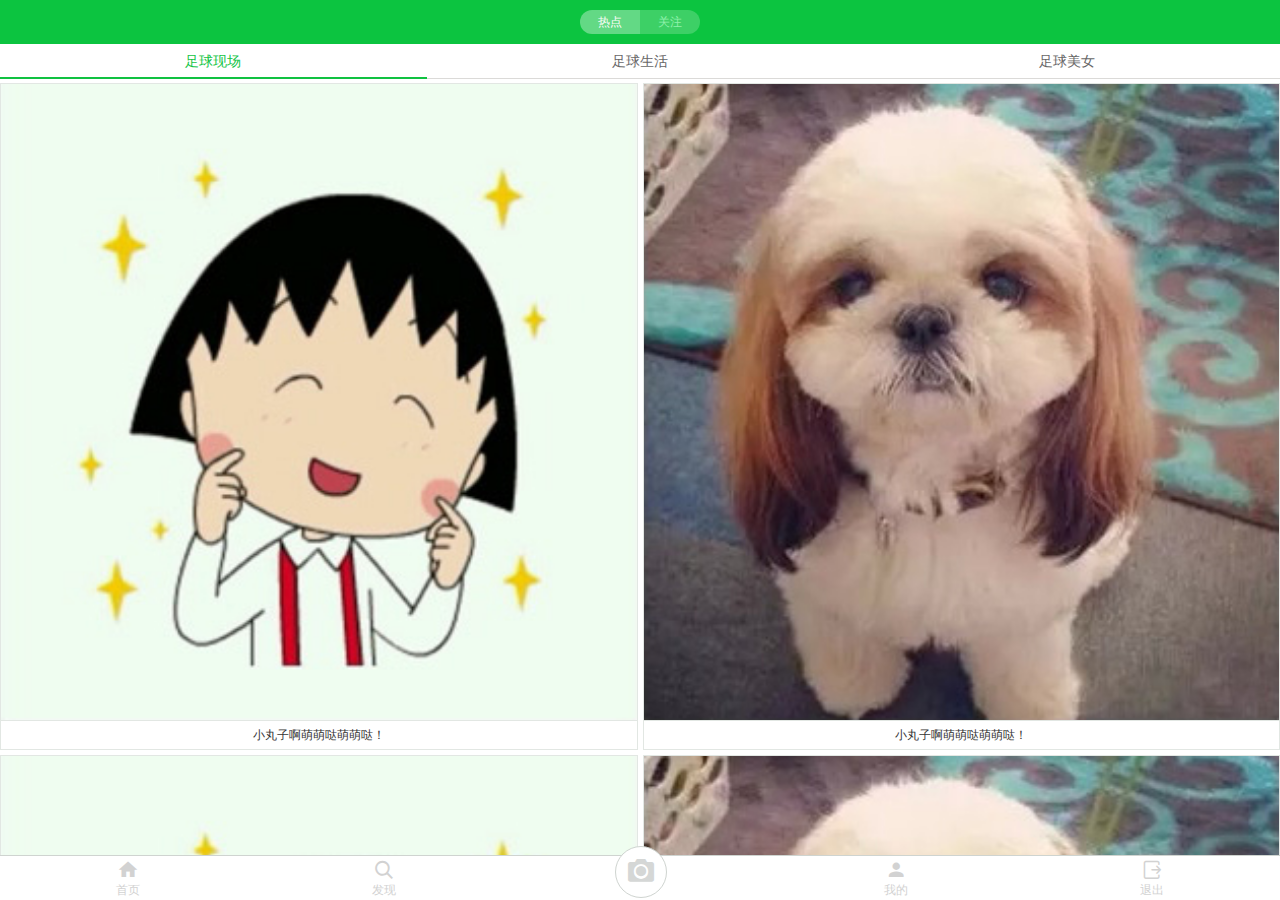
<file: 百分百布局/football/index.html>
<!doctype html>
<html lang="en">
<head>
<meta charset="UTF-8">
<meta name="viewport" content="width=device-width, user-scalable=no, initial-scale=1.0, maximum-scale=1.0, minimum-scale=1.0">
<title>足球圈</title>
<link rel="stylesheet" type="text/css" href="css/iconfont.css"/>
<link rel="stylesheet" type="text/css" href="css/index.css"/>
</head>
<body>
<!-- header -->
	<header>
		<a href="javascript:void(0);" class="hot">热点</a>
		<a href="javascript:void(0);" class="focus">关注</a>
	</header>
<!-- nav -->
	<nav>
		<a href="javascript:void(0);" class="f_nav">足球现场</a>
		<a href="javascript:void(0);">足球生活</a>
		<a href="javascript:void(0);">足球美女</a>
	</nav>
<!-- section -->
	<section>
		<a href="javascript:void(0);"><img src="img/pic1.jpg" alt=""/><span>小丸子啊萌萌哒萌萌哒！</span></a>
		<a href="javascript:void(0);"><img src="img/pic2.jpg" alt=""/><span>小丸子啊萌萌哒萌萌哒！</span></a>
		<a href="javascript:void(0);"><img src="img/pic1.jpg" alt=""/><span>小丸子啊萌萌哒萌萌哒！</span></a>
		<a href="javascript:void(0);"><img src="img/pic2.jpg" alt=""/><span>小丸子啊萌萌哒萌萌哒！</span></a>
		<a href="javascript:void(0);"><img src="img/pic1.jpg" alt=""/><span>小丸子啊萌萌哒萌萌哒！</span></a>
		<a href="javascript:void(0);"><img src="img/pic2.jpg" alt=""/><span>小丸子啊萌萌哒萌萌哒！</span></a>
		<a href="javascript:void(0);"><img src="img/pic1.jpg" alt=""/><span>小丸子啊萌萌哒萌萌哒！</span></a>
		<a href="javascript:void(0);"><img src="img/pic2.jpg" alt=""/><span>小丸子啊萌萌哒萌萌哒！</span></a>
		<a href="javascript:void(0);"><img src="img/pic1.jpg" alt=""/><span>小丸子啊萌萌哒萌萌哒！</span></a>
		<a href="javascript:void(0);"><img src="img/pic2.jpg" alt=""/><span>小丸子啊萌萌哒萌萌哒！</span></a>
	</section>
<!-- footer -->
	<footer>
		<a href="javascript:void(0);"><i class="iconfont icon-home"></i><span>首页</span></a>
		<a href="javascript:void(0);"><i class="iconfont icon-search"></i><span >发现</span></a>
		<a href="javascript:void(0);"></a>
		<a href="javascript:void(0);"><i class="iconfont icon-person"></i><span>我的</span></a>
		<a href="javascript:void(0);"><i class="iconfont icon-exit"></i><span>退出</span></a>
		<div class="photo">
			<i class="iconfont icon-photo"></i>
		</div>
	</footer>
</body>
</html>
</file>
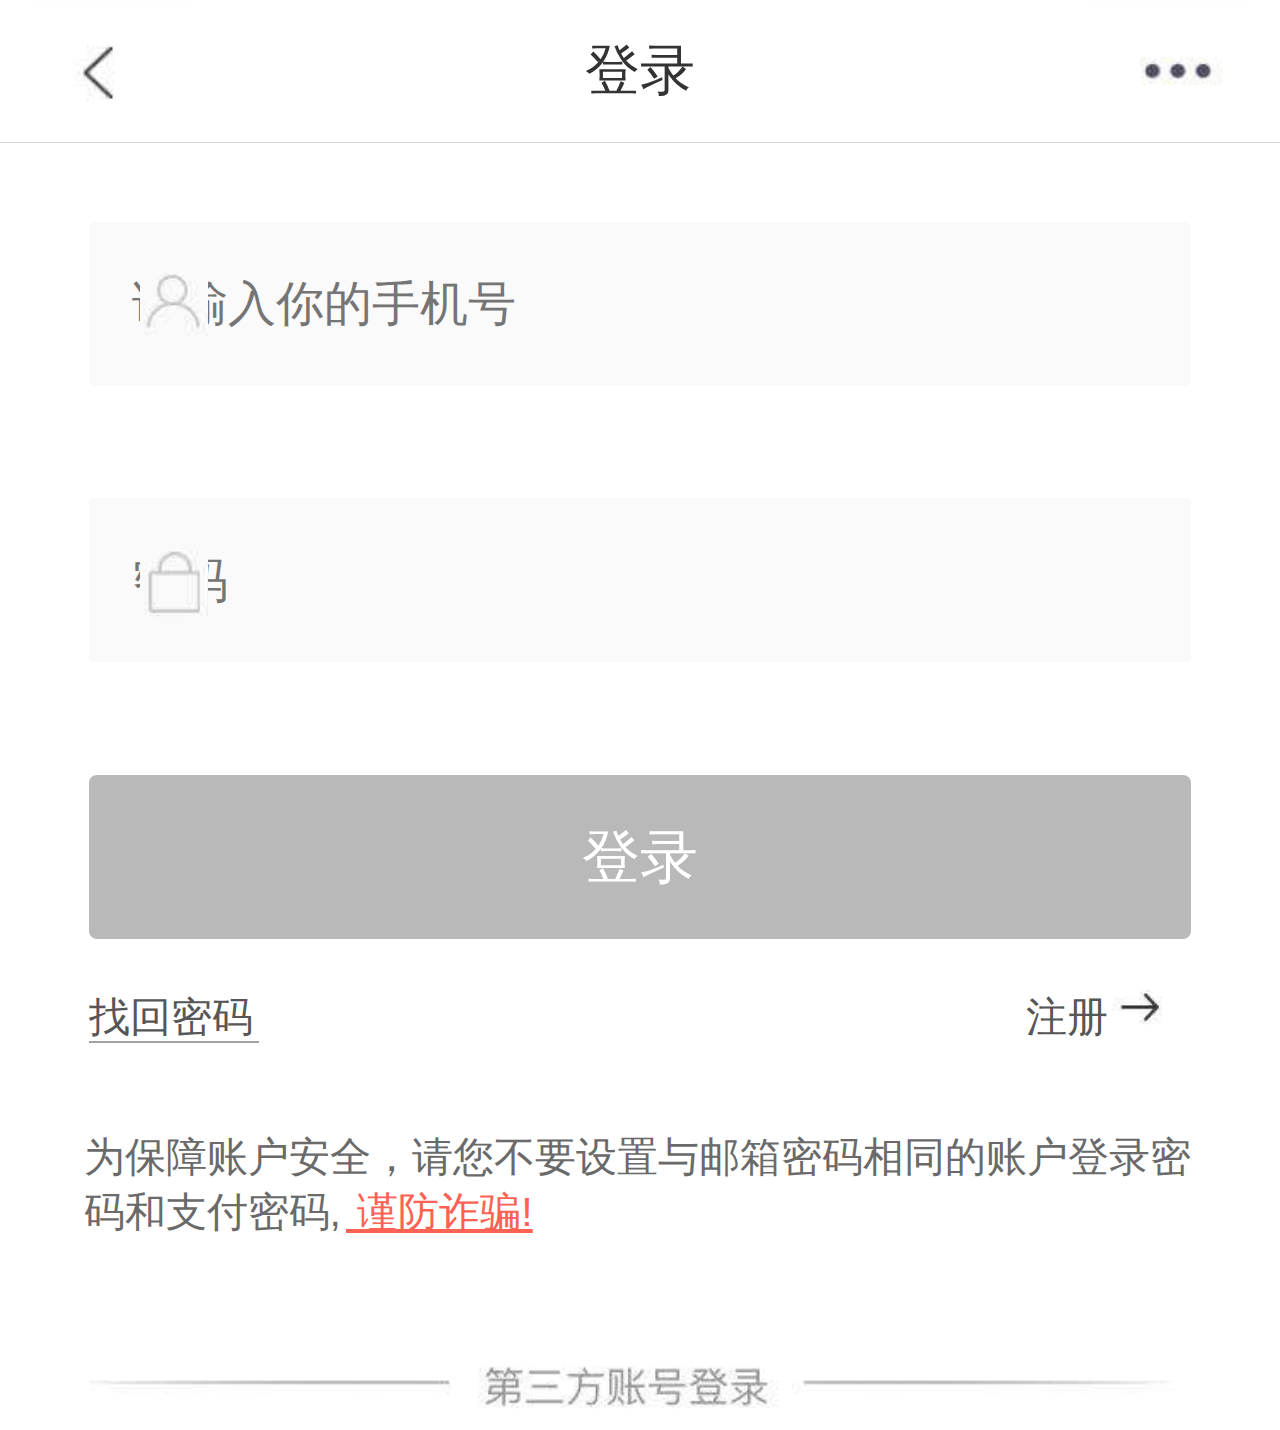
<file: login.html>
<!DOCTYPE html>
<html lang="en">
<head>
	<meta charset="UTF-8">
	<title>当当移动端-登录</title>
	<meta name="viewport" content="width=device-width, user-scalable=no, initial-scale=1.0, maximum-scale=1.0, minimum-scale=1.0">
	<link rel="stylesheet" type="text/css" href="css/login.css">
</head>
<body>
	<div class="head">
		<img src="img/icon1.png" >
		<a href="#">登录</a>
		<img src="img/icon2.png" >
	</div>
	<section>
		<div class="inp">
			<img src="img/per.png">
			<input type="text" placeholder="请输入你的手机号">
		</div>
		<div class="inp">
			<img src="img/suo.png">
			<input type="password" placeholder="密码">
		</div>
		<div class="next">
			<a href="#">登录</a>
		</div>
		<div class="back">
			<a href="#" class="a1">找回密码</a>
			<a href="regist.html" class="a2">注册<img src="img/zc_.png" alt=""></a>
		</div>
		<div class="warning">
			<p>为保障账户安全，请您不要设置与邮箱密码相同的账户登录密码和支付密码,<a href="#"> 谨防诈骗!</a></p>
		</div>
		<img class="dl" src="img/dl.png" alt="">
		<div class="share">
			<a href=""></a>
			<a href=""></a>
			<a href=""></a>
		</div>
	</section>
</body>
</html>
</file>
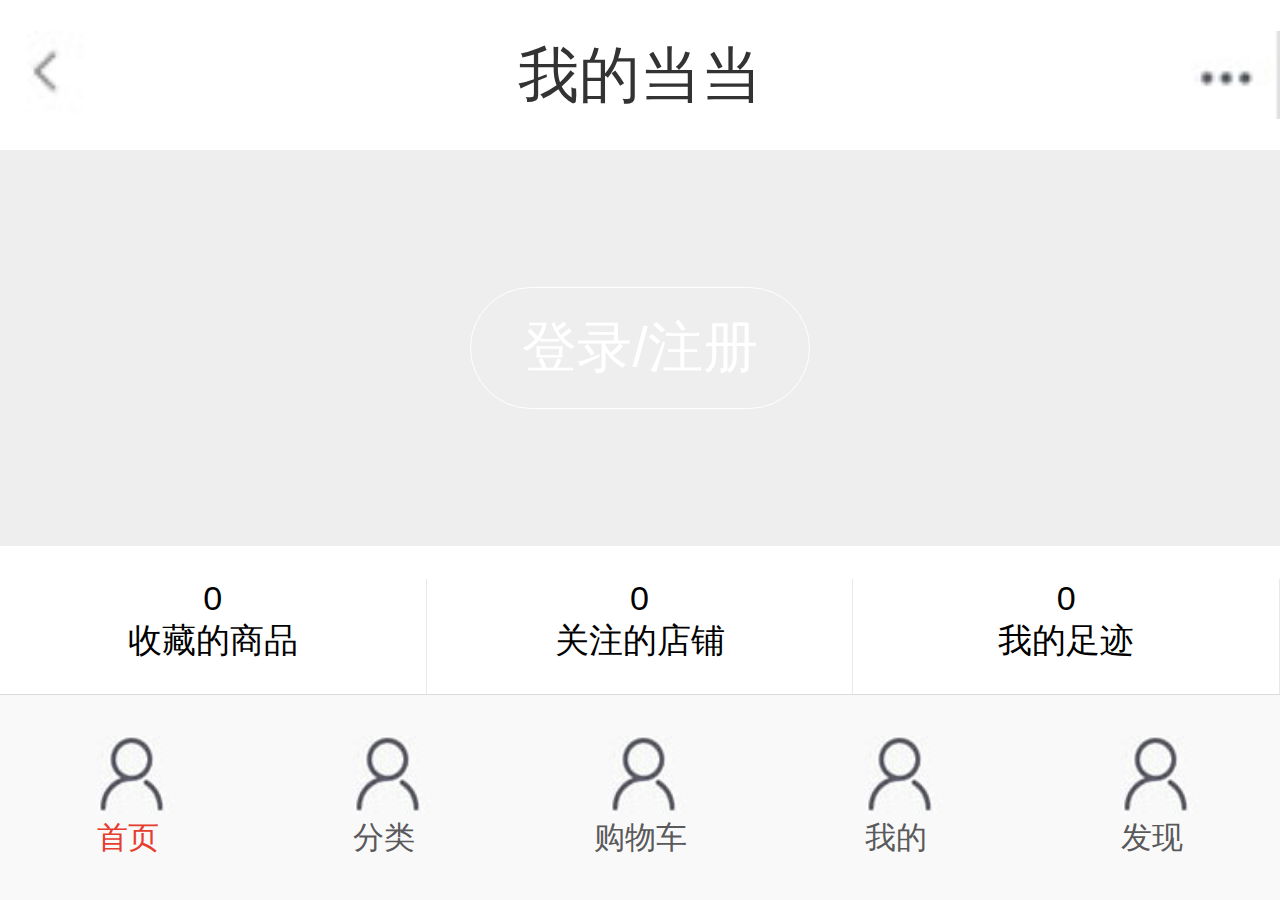
<file: mydd.html>
<!DOCTYPE html>
<html lang="en">
<head>
    <meta charset="UTF-8">
    <meta name="viewport" content="width=device-width, initial-scale=1.0">
    <meta http-equiv="X-UA-Compatible" content="ie=edge">
    <link rel="stylesheet" type="text/css"  href="css/mydd.css">
    <title>当当移动-我的当当</title>
</head>
<body>
    <!--返回顶部-->
	 <!-- <div class="fang">
        <p><a href="javscript:;" class="a"></a></p>
        <p><a href="javscript:;" class="b">新版调研</a></p>
        <p>
            <a href="javscript:;" class="c">
                <span class="big"></span>
            </a>
        </p>
    </div> -->
    <header>
        <a href=""><img src="imgs/zhu1.jpg" alt=""></a>
        <p>我的当当</p>
        <a href=""><img src="imgs/zhu2.jpg" alt=""></a>
    </header>
    <div class="sec">
        <div class="ban">
            <div class="cell">
                <p>登录/注册</p>
            </div>
        </div>
        <div class="attention" >
            <a href=""><span>0</span><span>收藏的商品</span></a>
            <a href=""><span>0</span><span>关注的店铺</span></a>
            <a href=""><span>0</span><span>我的足迹</span></a>
        </div>
        <div class="dd">
            <div class="left">
               <img src="imgs/ding.jpg" alt="">
                <a href="">我的订单</a>
            </div>
            <div class="right">
                <a href="">查看全部购买商品</a>
                <img src="imgs/dayu.jpg" alt="">
            </div>
        </div>
        <div class="money">
            <a href="">
                <img src="imgs/money.jpg" alt="">
                <span>待收款</span>
            </a>
            <a href="">
                <img src="imgs/money.jpg" alt="">
                <span>待收货</span>
            </a>
            <a href="">
                <img src="imgs/money.jpg" alt="">
                <span>退换货</span>
            </a>
        </div>
        <div class="vip">
            <span><img src="imgs/vip,jpg.png" alt=""></span>
            <a href="">会员中心</a>
            <img class="eimg"  src="imgs/dayu.png" alt="">
        </div>
         <div class="vip my">
            <span><img src="imgs/my.png" alt=""></span>
            <a href="">我的礼券</a>
             <img class="eimg"  src="imgs/dayu.png" alt="">
        </div>
         <div class="vip ji">
            <span><img src="imgs/ji.png" alt=""></span>
            <a href="">积分抵现</a>
             <img class="eimg"  src="imgs/dayu.png" alt="">
        </div>
         <div class="vip my">
            <span><img src="imgs/dian.png" alt=""></span>
            <a href="">我的电子书</a>
             <img class="eimg" src="imgs/dayu.png" alt="">
        </div>
        <div class="vip my">
            <span><img src="imgs/dian.png" alt=""></span>
            <a href="">我的收藏</a>
             <img class="eimg" src="imgs/dayu.png" alt="">
        </div>
        <div class="vip my">
            <span><img src="imgs/dian.png" alt=""></span>
            <a href="">我的收藏</a>
             <img class="eimg" src="imgs/dayu.png" alt="">
        </div>
        <div class="vip my">
            <span><img src="imgs/dian.png" alt=""></span>
            <a href="">我的收藏</a>
             <img class="eimg" src="imgs/dayu.png" alt="">
        </div>
        <div class="vip my">
            <span><img src="imgs/dian.png" alt=""></span>
            <a href="">我的收藏</a>
             <img class="eimg" src="imgs/dayu.png" alt="">
        </div>
    </div>
   <!-- footer -->
    <div class="footer">
        <a href="" class="foot-one"><img src="imgs/foot.jpg" alt=""><span>首页</span></a>
        <a href=""><img src="imgs/foot.jpg" alt=""><span>分类</span></a>
        <a href=""><img src="imgs/foot.jpg" alt=""><span>购物车</span></a>
        <a href=""><img src="imgs/foot.jpg" alt=""><span>我的</span></a>
        <a href=""><img src="imgs/foot.jpg" alt=""><span>发现</span></a>
    </div>
</body>
</html>
</file>
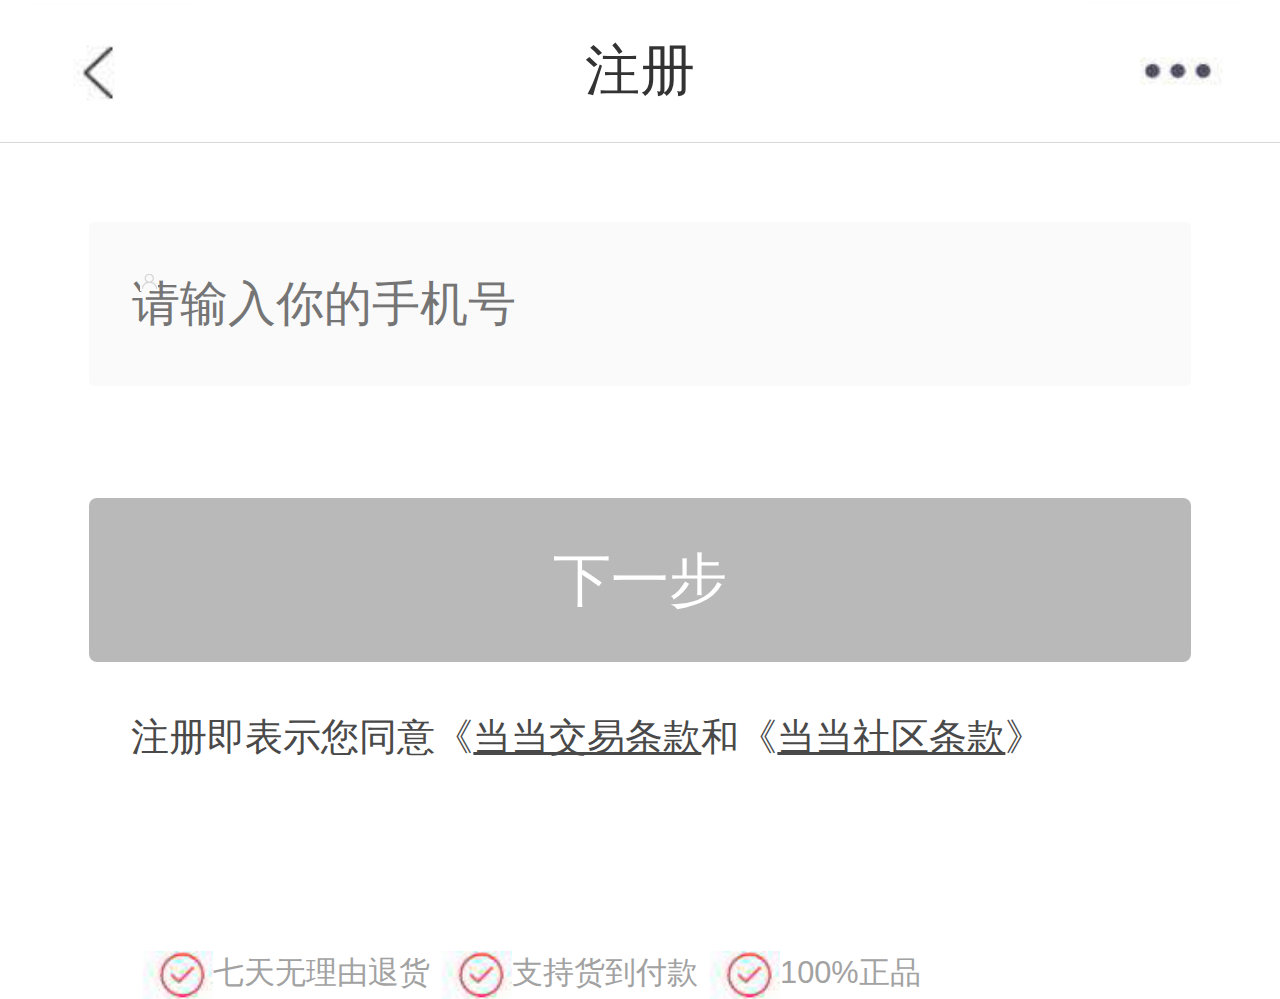
<file: regist.html>
<!DOCTYPE html>
<html lang="en">
<head>
	<meta charset="UTF-8">
	<title>当当-注则移动端</title>
	<meta name="viewport" content="width=device-width, user-scalable=no, initial-scale=1.0, maximum-scale=1.0, minimum-scale=1.0">
	<link rel="stylesheet" type="text/css" href="css/regist.css">
</head>
<body>
	<div class="head">
		<img src="img/icon1.png" >
		<a href="#">注册</a>
		<img src="img/icon2.png" >
	</div>
	<section>
		<div class="inp">
			<img src="img/icon3.png">
			<input type="text" placeholder="请输入你的手机号">
		</div>
		<div class="next">
			<a href="">下一步</a>
		</div>
		<div class="agree">
			<p>注册即表示您同意《<a href="javascript:;">当当交易条款</a>和《<a href="javascript:;">当当社区条款</a>》</p>
		</div>
		<div class="safeguard"><span></span>七天无理由退货<span></span>支持货到付款<span></span>100%正品</div>
	</section>
</body>
</html>
</file>
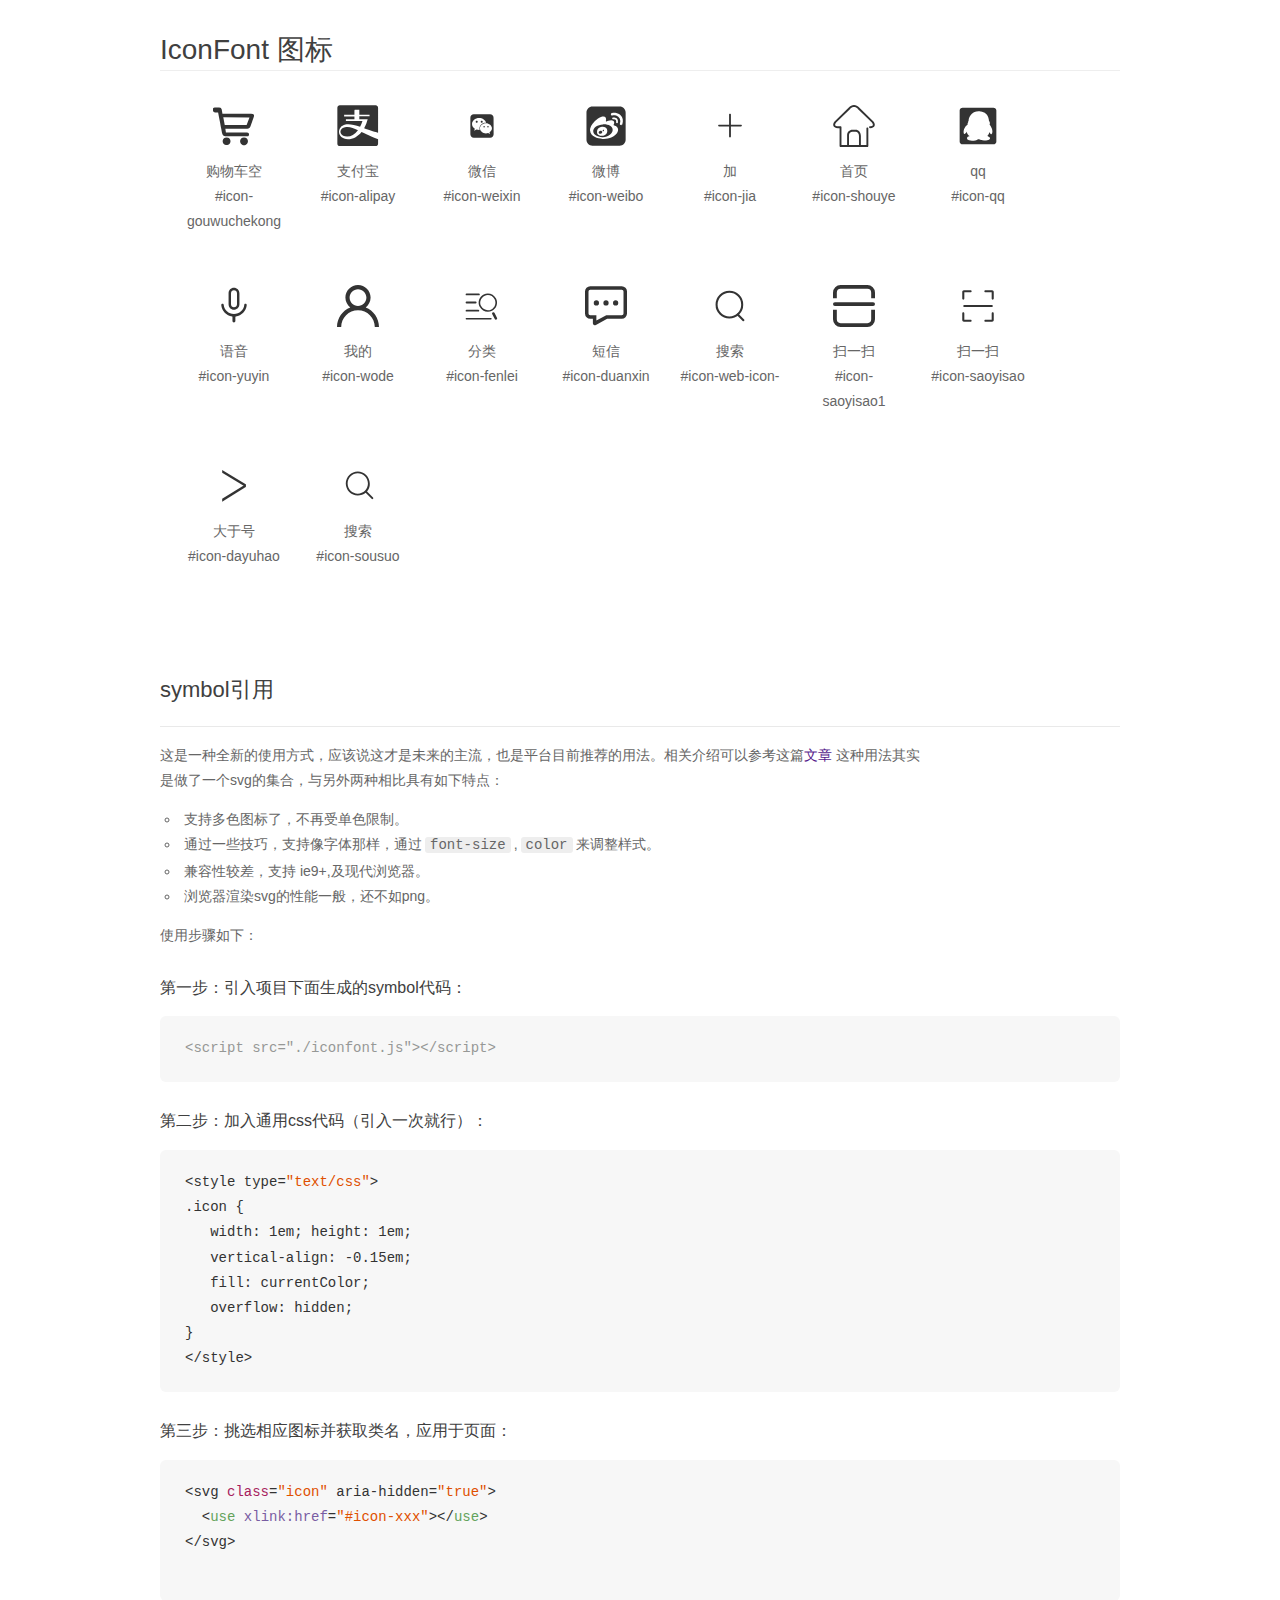
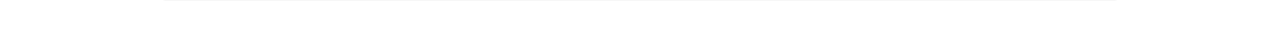
<file: 百分百布局/download/font_829743_3skx9079a68/demo_symbol.html>
<!DOCTYPE html>
<html>
<head>
    <meta charset="utf-8"/>
    <title>IconFont</title>
    <link rel="stylesheet" href="demo.css">
    <script src="iconfont.js"></script>

    <style type="text/css">
        .icon {
          /* 通过设置 font-size 来改变图标大小 */
          width: 1em; height: 1em;
          /* 图标和文字相邻时，垂直对齐 */
          vertical-align: -0.15em;
          /* 通过设置 color 来改变 SVG 的颜色/fill */
          fill: currentColor;
          /* path 和 stroke 溢出 viewBox 部分在 IE 下会显示
             normalize.css 中也包含这行 */
          overflow: hidden;
        }

    </style>
</head>
<body>
    <div class="main markdown">
        <h1>IconFont 图标</h1>
        <ul class="icon_lists clear">
            
                <li>
                    <svg class="icon" aria-hidden="true">
                        <use xlink:href="#icon-gouwuchekong"></use>
                    </svg>
                    <div class="name">购物车空</div>
                    <div class="fontclass">#icon-gouwuchekong</div>
                </li>
            
                <li>
                    <svg class="icon" aria-hidden="true">
                        <use xlink:href="#icon-alipay"></use>
                    </svg>
                    <div class="name">支付宝</div>
                    <div class="fontclass">#icon-alipay</div>
                </li>
            
                <li>
                    <svg class="icon" aria-hidden="true">
                        <use xlink:href="#icon-weixin"></use>
                    </svg>
                    <div class="name">微信</div>
                    <div class="fontclass">#icon-weixin</div>
                </li>
            
                <li>
                    <svg class="icon" aria-hidden="true">
                        <use xlink:href="#icon-weibo"></use>
                    </svg>
                    <div class="name">微博</div>
                    <div class="fontclass">#icon-weibo</div>
                </li>
            
                <li>
                    <svg class="icon" aria-hidden="true">
                        <use xlink:href="#icon-jia"></use>
                    </svg>
                    <div class="name">加</div>
                    <div class="fontclass">#icon-jia</div>
                </li>
            
                <li>
                    <svg class="icon" aria-hidden="true">
                        <use xlink:href="#icon-shouye"></use>
                    </svg>
                    <div class="name">首页</div>
                    <div class="fontclass">#icon-shouye</div>
                </li>
            
                <li>
                    <svg class="icon" aria-hidden="true">
                        <use xlink:href="#icon-qq"></use>
                    </svg>
                    <div class="name">qq</div>
                    <div class="fontclass">#icon-qq</div>
                </li>
            
                <li>
                    <svg class="icon" aria-hidden="true">
                        <use xlink:href="#icon-yuyin"></use>
                    </svg>
                    <div class="name">语音</div>
                    <div class="fontclass">#icon-yuyin</div>
                </li>
            
                <li>
                    <svg class="icon" aria-hidden="true">
                        <use xlink:href="#icon-wode"></use>
                    </svg>
                    <div class="name">我的</div>
                    <div class="fontclass">#icon-wode</div>
                </li>
            
                <li>
                    <svg class="icon" aria-hidden="true">
                        <use xlink:href="#icon-fenlei"></use>
                    </svg>
                    <div class="name">分类</div>
                    <div class="fontclass">#icon-fenlei</div>
                </li>
            
                <li>
                    <svg class="icon" aria-hidden="true">
                        <use xlink:href="#icon-duanxin"></use>
                    </svg>
                    <div class="name">短信</div>
                    <div class="fontclass">#icon-duanxin</div>
                </li>
            
                <li>
                    <svg class="icon" aria-hidden="true">
                        <use xlink:href="#icon-web-icon-"></use>
                    </svg>
                    <div class="name">搜索</div>
                    <div class="fontclass">#icon-web-icon-</div>
                </li>
            
                <li>
                    <svg class="icon" aria-hidden="true">
                        <use xlink:href="#icon-saoyisao1"></use>
                    </svg>
                    <div class="name">扫一扫</div>
                    <div class="fontclass">#icon-saoyisao1</div>
                </li>
            
                <li>
                    <svg class="icon" aria-hidden="true">
                        <use xlink:href="#icon-saoyisao"></use>
                    </svg>
                    <div class="name">扫一扫</div>
                    <div class="fontclass">#icon-saoyisao</div>
                </li>
            
                <li>
                    <svg class="icon" aria-hidden="true">
                        <use xlink:href="#icon-dayuhao"></use>
                    </svg>
                    <div class="name">大于号</div>
                    <div class="fontclass">#icon-dayuhao</div>
                </li>
            
                <li>
                    <svg class="icon" aria-hidden="true">
                        <use xlink:href="#icon-sousuo"></use>
                    </svg>
                    <div class="name">搜索</div>
                    <div class="fontclass">#icon-sousuo</div>
                </li>
            
        </ul>


        <h2 id="symbol-">symbol引用</h2>
        <hr>

        <p>这是一种全新的使用方式，应该说这才是未来的主流，也是平台目前推荐的用法。相关介绍可以参考这篇<a href="">文章</a>
        这种用法其实是做了一个svg的集合，与另外两种相比具有如下特点：</p>
        <ul>
          <li>支持多色图标了，不再受单色限制。</li>
          <li>通过一些技巧，支持像字体那样，通过<code>font-size</code>,<code>color</code>来调整样式。</li>
          <li>兼容性较差，支持 ie9+,及现代浏览器。</li>
          <li>浏览器渲染svg的性能一般，还不如png。</li>
        </ul>
        <p>使用步骤如下：</p>
        <h3 id="-symbol-">第一步：引入项目下面生成的symbol代码：</h3>
        <pre><code class="lang-js hljs javascript"><span class="hljs-comment">&lt;script src="./iconfont.js"&gt;&lt;/script&gt;</span></code></pre>
        <h3 id="-css-">第二步：加入通用css代码（引入一次就行）：</h3>
        <pre><code class="lang-js hljs javascript">&lt;style type=<span class="hljs-string">"text/css"</span>&gt;
.icon {
   width: <span class="hljs-number">1</span>em; height: <span class="hljs-number">1</span>em;
   vertical-align: <span class="hljs-number">-0.15</span>em;
   fill: currentColor;
   overflow: hidden;
}
&lt;<span class="hljs-regexp">/style&gt;</span></code></pre>
        <h3 id="-">第三步：挑选相应图标并获取类名，应用于页面：</h3>
        <pre><code class="lang-js hljs javascript">&lt;svg <span class="hljs-class"><span class="hljs-keyword">class</span></span>=<span class="hljs-string">"icon"</span> aria-hidden=<span class="hljs-string">"true"</span>&gt;<span class="xml"><span class="hljs-tag">
  &lt;<span class="hljs-name">use</span> <span class="hljs-attr">xlink:href</span>=<span class="hljs-string">"#icon-xxx"</span>&gt;</span><span class="hljs-tag">&lt;/<span class="hljs-name">use</span>&gt;</span>
</span>&lt;<span class="hljs-regexp">/svg&gt;
        </span></code></pre>
    </div>
</body>
</html>
</file>
<file: 百分百布局/football/css/iconfont.css>
@font-face {
  font-family: "iconfont";
  src: url('../font/iconfont.eot?t=1528682894984'); /* IE9*/
  src: url('../font/iconfont.eot?t=1528682894984#iefix') format('embedded-opentype'), /* IE6-IE8 */
  url('[data-uri]') format('woff'),
  url('../font/iconfont.ttf?t=1528682894984') format('truetype'), /* chrome, firefox, opera, Safari, Android, iOS 4.2+*/
  url('../font/iconfont.svg?t=1528682894984#iconfont') format('svg'); /* iOS 4.1- */
}

.iconfont {
  font-family:"iconfont" !important;
  font-size:16px;
  font-style:normal;
  -webkit-font-smoothing: antialiased;
  -moz-osx-font-smoothing: grayscale;
}

.icon-search:before { content: "\e627"; }

.icon-home:before { content: "\ebc2"; }

.icon-photo:before { content: "\e605"; }

.icon-exit:before { content: "\e7cb"; }

.icon-person:before { content: "\e6ab"; }
</file>
<file: 百分百布局/football/css/index.css>
@charset "utf-8";
/* CSS Document */
body,p,ol,ul,li,h1,h2,h3,h4,h5,h6,form,table,td,th,dl,dt,dd,fieldset,legend,input{
	margin:0;
	padding:0;
}
html,body{
	height: 100%;
}
body{
	font-family:"微软雅黑",Arial;
	display: -webkit-flex;
	-webkit-flex-direction:column;
}
a{
	text-decoration:none;
}
ul,ol{
	list-style:none;
}
img{
	border: none;
	display: block;
}

/*header*/
header{
	width: 100%;
	height: 44px;
	background: #0cc440;
	display: -webkit-flex;
	-webkit-justify-content:center;
	-webkit-align-items:center;
}
header a{
	display: block;
	width: 60px;
	height: 24px;
	font-size: 12px;
	text-align: center;
	line-height: 24px;
}
.hot{
	background:#63d985;
	border-top-left-radius: 12px;
	border-bottom-left-radius:12px;
	color:#fcfdf8;
}
.focus{
	background:#3dd066;
	border-top-right-radius: 12px;
	border-bottom-right-radius:12px;
	color:#8ff0ab;
}

/*nav*/
nav{
	width: 100%;
	height: 35px;
	background: url(../img/nav_bg.jpg) left bottom repeat-x;
	display: -webkit-flex;
}
nav a{
	-webkit-flex:1;
	height: 35px;
	color: #676767;
	font-size: 14px;
	text-align: center;
	line-height: 35px;
}
nav .f_nav{
	color: #11c444;
	background: url(../img/f_bg.jpg) left bottom repeat-x;
	background-size: 1px 2.5px;
}


/*section*/
section{
	width: 100%;
	display: -webkit-flex;
	-webkit-flex-wrap:wrap;
	padding-top: 4px;
	-webkit-flex:1;
	overflow-y: scroll;
	overflow-x: hidden;
}

section a{
	width: 50%;
	margin-bottom: 5px;
	box-sizing: border-box;
}
section a:nth-child(2n+1){
	padding-right: 2.5px;
}
section a:nth-child(2n){
	padding-left: 2.5px;
}
section a img{
	width: 100%;
	border:1px solid #e2e7e3;
	box-sizing: border-box;
}
section a span{
	display: block;
	width: 100%;
	border:1px solid #e2e7e3;
	border-top: none;
	box-sizing: border-box;
	height: 29px;
	line-height: 29px;
	text-align: center;
	color: #333333;
	font-size: 12px;
}

/*footer*/
footer{
	width: 100%;
	height: 44px;
	border-top: 1px solid #cfd4d0;
	display: -webkit-flex;
	-webkit-align-items:center;
	position: relative;
}
footer a{
	-webkit-flex:1;
	text-align: center;
	color:#d2d2d2;
}
footer a span{
	display: block;
	font-size: 12px;
}
footer .iconfont{
	font-size: 22px;
}

footer a:hover{
	color: #0bc33f;
}

.photo{
	width: 50px;
	height: 50px;
	border:1px solid #cfd4d0;
	border-radius: 50%;
	position: absolute;
	left: 50%;
	margin-left: -25px;
	top: -10px;
	background: white;
	display: -webkit-flex;
	-webkit-justify-content:center;
	-webkit-align-items:center;
	color: #d5d7d6;
}
.photo .iconfont{
	font-size: 28px;
}
</file>
<file: css/login.css>
@charset "utf-8";
/*css document*/
body,form,legend,fieldset,input,textarea,p,table,tr,td,h1,h2,h3,h4,h5,h6,div,ol,ul,li{
	margin:0;
	padding:0;
}
a{
	text-decoration: none;
}
li{
	list-style: none;
}
img{
	display: block;
	border: 0;
}
body{
	background: #fff;
}
html,body{
	height: 100%;
	font-family: Microsoft Yahei,Helvetica,Arial;
}
html{
	font-size: 26.67vw;
}
/*head*/
.head{
	box-sizing:border-box;
	padding: 0.2rem 0.1rem;
	display: flex;
	justify-content: space-between;
	align-items: center;
	width:100%;
	height:0.42rem;
	border-bottom: 1px solid #d8d8d8;
}
.head a{
	color: #333;
	font-size:0.16rem;
}
.head img{
	width:0.46rem;
	height:0.41rem;
}
/*section*/
.inp{
	position:relative;
	width:3.23rem;
	height:0.48rem;
	margin:0 auto;
	margin-top: 0.23rem;
	margin-bottom: 0.33rem;
}
.inp img{
	display: inline-block;
	width:0.2rem;
	height:0.2rem;
	left: 0.15rem;
    top: 0.15rem;
    z-index: 2;
	position:absolute;
}
.inp input{
	border-radius: 5px;
	text-indent: 43px;
    background: #fafafa;
	width:3.23rem;
	height:0.48rem;
	position:absolute;
	left:0;
	top:0;
	outline: none;
	border:0;
	font-size:0.14rem;
	color:#a8a8a8;
}
.next a{
	text-align: center;
    border-radius: 8px;
    color: white;
	display: block;
	width:3.23rem;
	height:0.48rem;
	margin:0 auto;
	line-height: 0.48rem;
	background: #b9b9b9;
	font-size:0.17rem;
	margin-bottom:0.15rem;
}
.back{
	margin:0 auto;
	width:3.26rem;
	height:0.38rem;
}
.back img{
	display: inline-block;
	width: 0.16rem;
	height:0.12rem;
}
.back .a1{
	margin-left: 5px;
	float: left;
	font-size:0.12rem;
	height: 0.15rem;
	color: #565656;
	width: 0.5rem;
	border-bottom: 2px solid #a2a2a2;
}
.back .a2{
	float: right;
	font-size:0.12rem;
	height: 0.15rem;
	color: #565656;
	width: 0.5rem;
}
.warning{
	margin:0 auto;
	width:3.26rem;
	height:0.38rem;
	display: table;
	margin-bottom:0.28rem;
}
.warning p{
	font-size:0.12rem;
	color:#6a6a6a;
	display: table-cell;
	vertical-align: middle;
	/*text-align: center;*/
}
.warning a{
	margin-left:5px;
	color:#fc6355;
	font-size:0.12rem;
	text-decoration: underline;
}
.dl{
	margin:0 auto;
	width:3.23rem;
	height:0.25rem;
}
</file>
<file: css/mydd.css>
@charset "UTF-8";
/* CSS Document */
body, div, p, ul, ol, li, dl, dt, dd, form, table, tr, td, h1, h2, h3, h4, h5, h6, fieldset, input, textarea, figure {
  margin: 0;
  padding: 0; }

html {
  font-size: 26.67vw; }

img {
  border: 0;
  display: block; }

html, body {
   height: 100%; } 
.sec{
    overflow:hidden;
    width: 100%;
    flex: 1;
    overflow-y: scroll;
    overflow-x: hidden; 
}
body {
    display:flex;
    flex-direction: column;
    font-family: "微软雅黑",Arial;
    font-size:0.1rem;
    background-color: #eee;
    color:#4d525d; 
}

header{
    display: flex;
    justify-content: space-between;
    align-items: center;
    width: 100%;
    line-height: 2.2rem;
    background-color: #fff;
    color: #333;
}
header p{
    height:0.44rem;
    line-height: 0.44rem;
    font-size:0.18rem;
}
header img{
   height:0.26rem;
    width: 0.26rem; 
}
.ban{
    width: 3.75rem;
    height:1.16rem;
    background: url(http://img61.ddimg.cn/upload_img/00610/home/user-bg.jpg) no-repeat center center;
    background-size: 100% 100%;
    display: table;
}
.cell{
    display: table-cell;
    vertical-align: middle;
    text-align: center;
}
.cell p{
   
    display: inline-block;
    line-height: 0.35rem;
    padding: 0 0.15rem;
    border:1px solid #ffffff;
    border-radius:1.05rem;
    font-size: 0.16rem;
    text-align: center;
    color: #ffffff;
}
.attention{
    display: flex;
    align-items: center;
    height:0.55rem;
    background-color: white;
    border-bottom:1px solid #f2f2f2;
}
.attention a{
    flex:1;
    height:0.36rem;
    border-right: 1px solid #e8e8e8;
    text-align: center;
    vertical-align: middle;
}
.attention a span{
    color:black;
    display: block;
}
.dd{
    height:0.45rem;
    width:100%;
    background-color: white;
    border-bottom:1px solid #f2f2f2;
    box-sizing: border-box;
    padding:0.11rem 0.07rem 0 ; 
}
.left{
    float: left;
    text-align: center;
}
.left img{
    width: 0.26rem;
    height: 0.26rem;
    display: inline-block;
    vertical-align: middle;
    font-size: 0.13rem;
    color:#727274;
}
.left a{
    font-size: 0.13rem;
    color:#727274;
}
.right a{
    color:#a4a4a4;
    font-size: 0.1rem;
}
.right img{
    display: inline-block;
    width: 0.12rem;
    height: 0.11rem;
}
.right{
    float: right;
}
.money{
    height:0.54rem;
    background-color: white;
    margin-bottom:0.1rem;
}
.money span{
    color:#545358;
    font-size:0.11rem;
}
.money a{
    padding:0 0.4rem;
    padding-top: 0.09rem;
    display:inline-block;
    width:0.38rem;
}
.money img{
    width: 0.28rem;
    height:0.22rem;
}
.vip{
    width: 100%;
    height:0.46rem;
    position: relative;
    line-height: 0.46rem;
     background-color: white;
    margin-bottom:0.1rem;
}
.vip img{
    display: inline-block;
    width: 0.36rem;
    vertical-align: middle;
    height: 0.24rem;
    line-height: 0.46rem;
}
.vip a{
    font-size:0.14rem;
    color: #484846;
}
.my,.ji{
    border-bottom: 1px solid #f6f6f6;
    margin-bottom:0;
}
.vip .eimg{
    position: absolute;
    right:6px;
    top:0.15rem;
    width: 0.15rem;
    height:0.15rem;
}
.footer {
  display: flex;
  align-items: center;
  width: 100%;
  height: 0.6rem;
  border-top: 1px solid #dbdbdb;
  background: #f9f9f9; }
  .footer a {
    flex: 1;
    font-size: 0.09rem;
    text-align: center; }
  .footer img {
    width: 0.27rem;
    height: 0.23rem;
    margin: 0 auto;
    padding-bottom: 3px; }
  .footer span {
    display: block;
    color: #5a5a5c; }
  .footer .foot-one span {
    color: #e53d30; }

    a{
    text-decoration: none;
}
</file>
<file: css/regist.css>
@charset "utf-8";
/*css document*/
body,form,legend,fieldset,input,textarea,p,table,tr,td,h1,h2,h3,h4,h5,h6,div,ol,ul,li{
	margin:0;
	padding:0;
}
a{
	text-decoration: none;
}
li{
	list-style: none;
}
img{
	display: block;
	border: 0;
}
body{
	background: #fff;
}
html,body{
	height: 100%;
	font-family: Microsoft Yahei,Helvetica,Arial;
}
html{
	font-size: 26.67vw;
}
/*head*/
.head{
	box-sizing:border-box;
	padding: 0.2rem 0.1rem;
	display: flex;
	justify-content: space-between;
	align-items: center;
	width:100%;
	height:0.42rem;
	border-bottom: 1px solid #d8d8d8;
}
.head a{
	color: #333;
	font-size:0.16rem;
}
.head img{
	width:0.46rem;
	height:0.41rem;
}
/*section*/
.inp{
	position:relative;
	width:3.23rem;
	height:0.48rem;
	margin:0 auto;
	margin-top: 0.23rem;
	margin-bottom: 0.33rem;
}
.inp img{
	left: 0.15rem;
    top: 0.15rem;
    z-index: 2;
	position:absolute;
}
.inp input{
	border-radius: 5px;
	text-indent: 43px;
    background: #fafafa;
	width:3.23rem;
	height:0.48rem;
	position:absolute;
	left:0;
	top:0;
	outline: none;
	border:0;
	font-size:0.14rem;
	color:#a8a8a8;
}
.next a{
	text-align: center;
    border-radius: 8px;
    color: white;
	display: block;
	width:3.23rem;
	height:0.48rem;
	margin:0 auto;
	line-height: 0.48rem;
	background: #b9b9b9;
	font-size:0.17rem;
	margin-bottom:0.15rem;
}
p{
	font-size:0.11rem;
	color:#494949;
}
.agree p a{
	font-size:0.11rem;
	color:#494949;
	text-decoration: underline;
}
.agree{
	width: 2.98rem;
	margin:0 auto;
	margin-bottom:0.55rem;
}
.safeguard{
	width: 2.98rem;
	margin:0 auto;
	color:#a2a2a2;
	font-size:0.09rem;
}
.safeguard span{
	vertical-align: middle;
	display: inline-block;
	width: 0.24rem;
	height:0.14rem;
	background:url(../img/dui.png) no-repeat 0px 0px;
	background-size:0.24rem  0.14rem;
}
</file>
<file: 百分百布局/download/font_829743_3skx9079a68/demo.css>
*{margin: 0;padding: 0;list-style: none;}
/*
KISSY CSS Reset
理念：1. reset 的目的不是清除浏览器的默认样式，这仅是部分工作。清除和重置是紧密不可分的。
2. reset 的目的不是让默认样式在所有浏览器下一致，而是减少默认样式有可能带来的问题。
3. reset 期望提供一套普适通用的基础样式。但没有银弹，推荐根据具体需求，裁剪和修改后再使用。
特色：1. 适应中文；2. 基于最新主流浏览器。
维护：玉伯<lifesinger@gmail.com>, 正淳<ragecarrier@gmail.com>
 */

/** 清除内外边距 **/
body, h1, h2, h3, h4, h5, h6, hr, p, blockquote, /* structural elements 结构元素 */
dl, dt, dd, ul, ol, li, /* list elements 列表元素 */
pre, /* text formatting elements 文本格式元素 */
form, fieldset, legend, button, input, textarea, /* form elements 表单元素 */
th, td /* table elements 表格元素 */ {
  margin: 0;
  padding: 0;
}

/** 设置默认字体 **/
body,
button, input, select, textarea /* for ie */ {
  font: 12px/1.5 tahoma, arial, \5b8b\4f53, sans-serif;
}
h1, h2, h3, h4, h5, h6 { font-size: 100%; }
address, cite, dfn, em, var { font-style: normal; } /* 将斜体扶正 */
code, kbd, pre, samp { font-family: courier new, courier, monospace; } /* 统一等宽字体 */
small { font-size: 12px; } /* 小于 12px 的中文很难阅读，让 small 正常化 */

/** 重置列表元素 **/
ul, ol { list-style: none; }

/** 重置文本格式元素 **/
a { text-decoration: none; }
a:hover { text-decoration: underline; }


/** 重置表单元素 **/
legend { color: #000; } /* for ie6 */
fieldset, img { border: 0; } /* img 搭车：让链接里的 img 无边框 */
button, input, select, textarea { font-size: 100%; } /* 使得表单元素在 ie 下能继承字体大小 */
/* 注：optgroup 无法扶正 */

/** 重置表格元素 **/
table { border-collapse: collapse; border-spacing: 0; }

/* 清除浮动 */
.ks-clear:after, .clear:after {
  content: '\20';
  display: block;
  height: 0;
  clear: both;
}
.ks-clear, .clear {
  *zoom: 1;
}

.main {
  padding: 30px 100px;
width: 960px;
margin: 0 auto;
}
.main h1{font-size:36px; color:#333; text-align:left;margin-bottom:30px; border-bottom: 1px solid #eee;}

.helps{margin-top:40px;}
.helps pre{
  padding:20px;
  margin:10px 0;
  border:solid 1px #e7e1cd;
  background-color: #fffdef;
  overflow: auto;
}

.icon_lists{
  width: 100% !important;

}

.icon_lists li{
  float:left;
  width: 100px;
  height:180px;
  text-align: center;
  list-style: none !important;
}
.icon_lists .icon{
  font-size: 42px;
  line-height: 100px;
  margin: 10px 0;
  color:#333;
  -webkit-transition: font-size 0.25s ease-out 0s;
  -moz-transition: font-size 0.25s ease-out 0s;
  transition: font-size 0.25s ease-out 0s;

}
.icon_lists .icon:hover{
  font-size: 100px;
}



.markdown {
  color: #666;
  font-size: 14px;
  line-height: 1.8;
}

.highlight {
  line-height: 1.5;
}

.markdown img {
  vertical-align: middle;
  max-width: 100%;
}

.markdown h1 {
  color: #404040;
  font-weight: 500;
  line-height: 40px;
  margin-bottom: 24px;
}

.markdown h2,
.markdown h3,
.markdown h4,
.markdown h5,
.markdown h6 {
  color: #404040;
  margin: 1.6em 0 0.6em 0;
  font-weight: 500;
  clear: both;
}

.markdown h1 {
  font-size: 28px;
}

.markdown h2 {
  font-size: 22px;
}

.markdown h3 {
  font-size: 16px;
}

.markdown h4 {
  font-size: 14px;
}

.markdown h5 {
  font-size: 12px;
}

.markdown h6 {
  font-size: 12px;
}

.markdown hr {
  height: 1px;
  border: 0;
  background: #e9e9e9;
  margin: 16px 0;
  clear: both;
}

.markdown p,
.markdown pre {
  margin: 1em 0;
}

.markdown > p,
.markdown > blockquote,
.markdown > .highlight,
.markdown > ol,
.markdown > ul {
  width: 80%;
}

.markdown ul > li {
  list-style: circle;
}

.markdown > ul li,
.markdown blockquote ul > li {
  margin-left: 20px;
  padding-left: 4px;
}

.markdown > ul li p,
.markdown > ol li p {
  margin: 0.6em 0;
}

.markdown ol > li {
  list-style: decimal;
}

.markdown > ol li,
.markdown blockquote ol > li {
  margin-left: 20px;
  padding-left: 4px;
}

.markdown code {
  margin: 0 3px;
  padding: 0 5px;
  background: #eee;
  border-radius: 3px;
}

.markdown pre {
  border-radius: 6px;
  background: #f7f7f7;
  padding: 20px;
}

.markdown pre code {
  border: none;
  background: #f7f7f7;
  margin: 0;
}

.markdown strong,
.markdown b {
  font-weight: 600;
}

.markdown > table {
  border-collapse: collapse;
  border-spacing: 0px;
  empty-cells: show;
  border: 1px solid #e9e9e9;
  width: 95%;
  margin-bottom: 24px;
}

.markdown > table th {
  white-space: nowrap;
  color: #333;
  font-weight: 600;

}

.markdown > table th,
.markdown > table td {
  border: 1px solid #e9e9e9;
  padding: 8px 16px;
  text-align: left;
}

.markdown > table th {
  background: #F7F7F7;
}

.markdown blockquote {
  font-size: 90%;
  color: #999;
  border-left: 4px solid #e9e9e9;
  padding-left: 0.8em;
  margin: 1em 0;
  font-style: italic;
}

.markdown blockquote p {
  margin: 0;
}

.markdown .anchor {
  opacity: 0;
  transition: opacity 0.3s ease;
  margin-left: 8px;
}

.markdown .waiting {
  color: #ccc;
}

.markdown h1:hover .anchor,
.markdown h2:hover .anchor,
.markdown h3:hover .anchor,
.markdown h4:hover .anchor,
.markdown h5:hover .anchor,
.markdown h6:hover .anchor {
  opacity: 1;
  display: inline-block;
}

.markdown > br,
.markdown > p > br {
  clear: both;
}


.hljs {
  display: block;
  background: white;
  padding: 0.5em;
  color: #333333;
  overflow-x: auto;
}

.hljs-comment,
.hljs-meta {
  color: #969896;
}

.hljs-string,
.hljs-variable,
.hljs-template-variable,
.hljs-strong,
.hljs-emphasis,
.hljs-quote {
  color: #df5000;
}

.hljs-keyword,
.hljs-selector-tag,
.hljs-type {
  color: #a71d5d;
}

.hljs-literal,
.hljs-symbol,
.hljs-bullet,
.hljs-attribute {
  color: #0086b3;
}

.hljs-section,
.hljs-name {
  color: #63a35c;
}

.hljs-tag {
  color: #333333;
}

.hljs-title,
.hljs-attr,
.hljs-selector-id,
.hljs-selector-class,
.hljs-selector-attr,
.hljs-selector-pseudo {
  color: #795da3;
}

.hljs-addition {
  color: #55a532;
  background-color: #eaffea;
}

.hljs-deletion {
  color: #bd2c00;
  background-color: #ffecec;
}

.hljs-link {
  text-decoration: underline;
}

pre{
  background: #fff;
}
</file>
